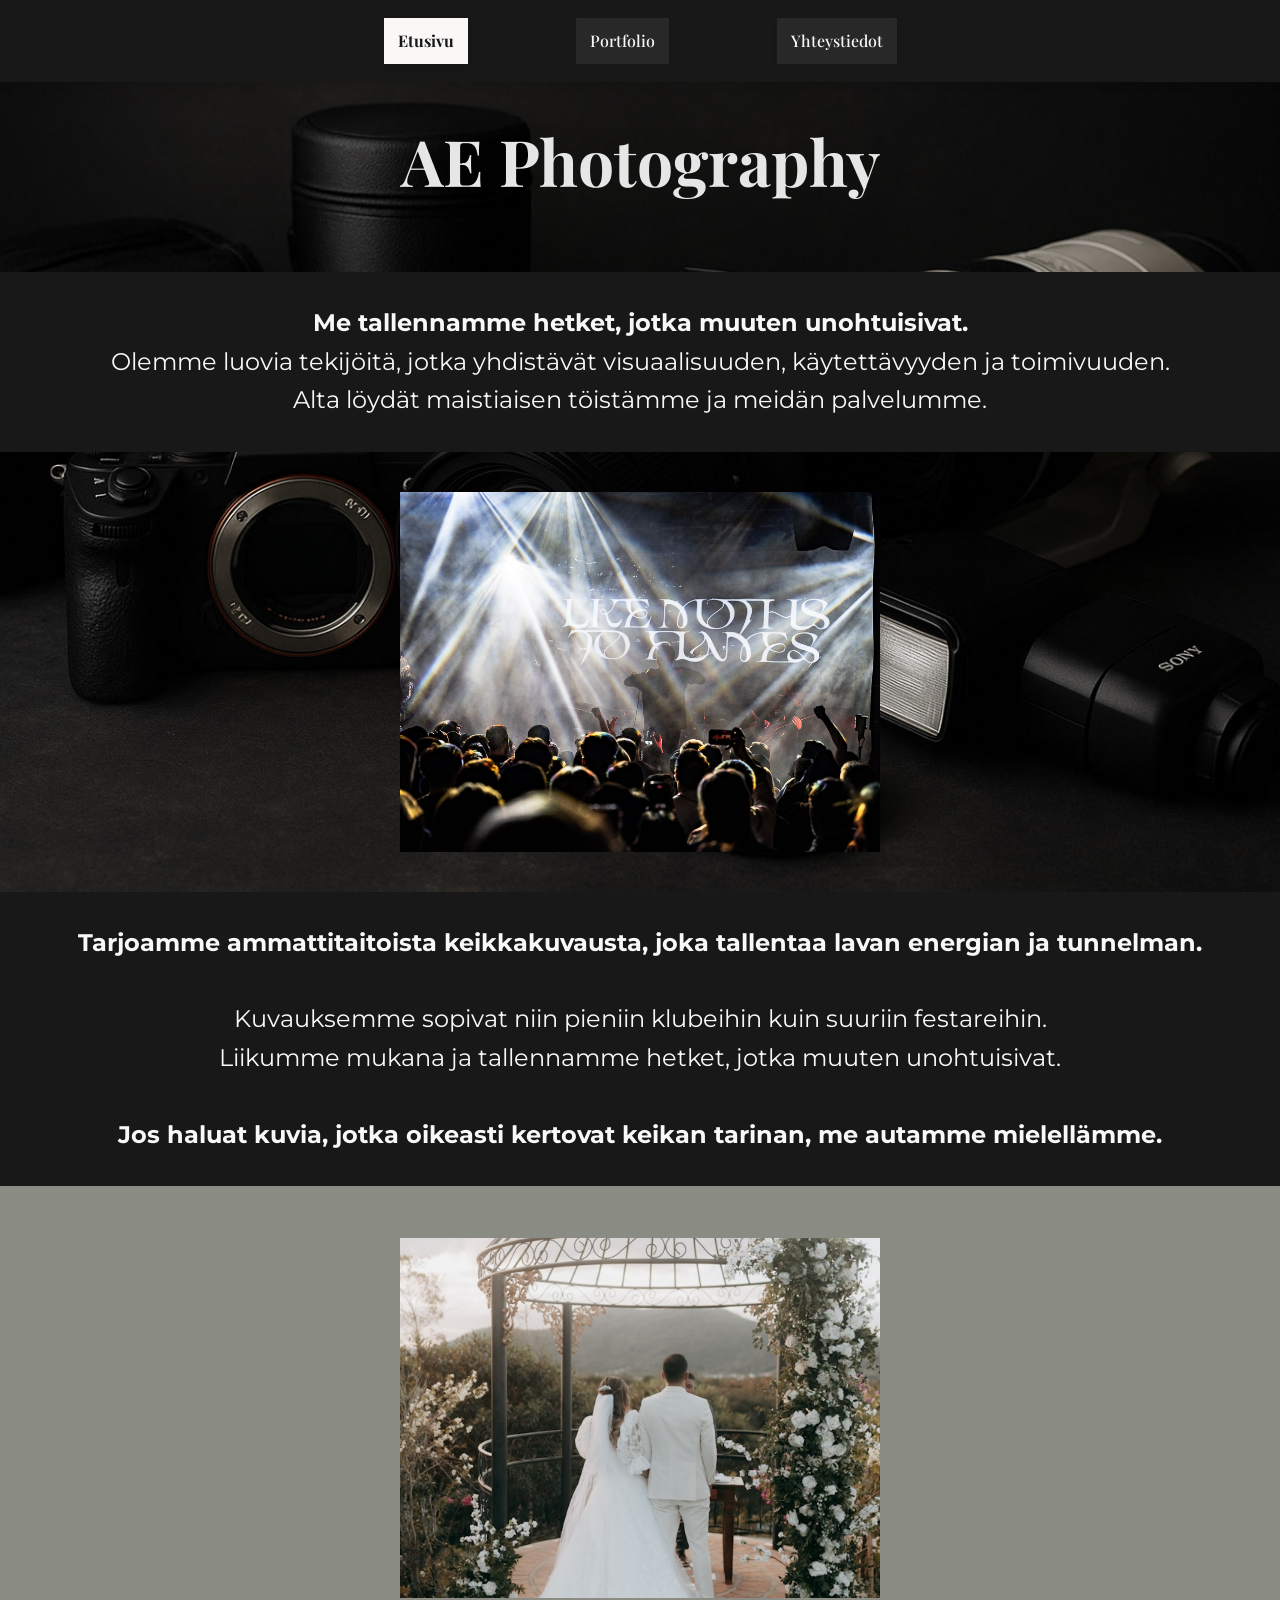
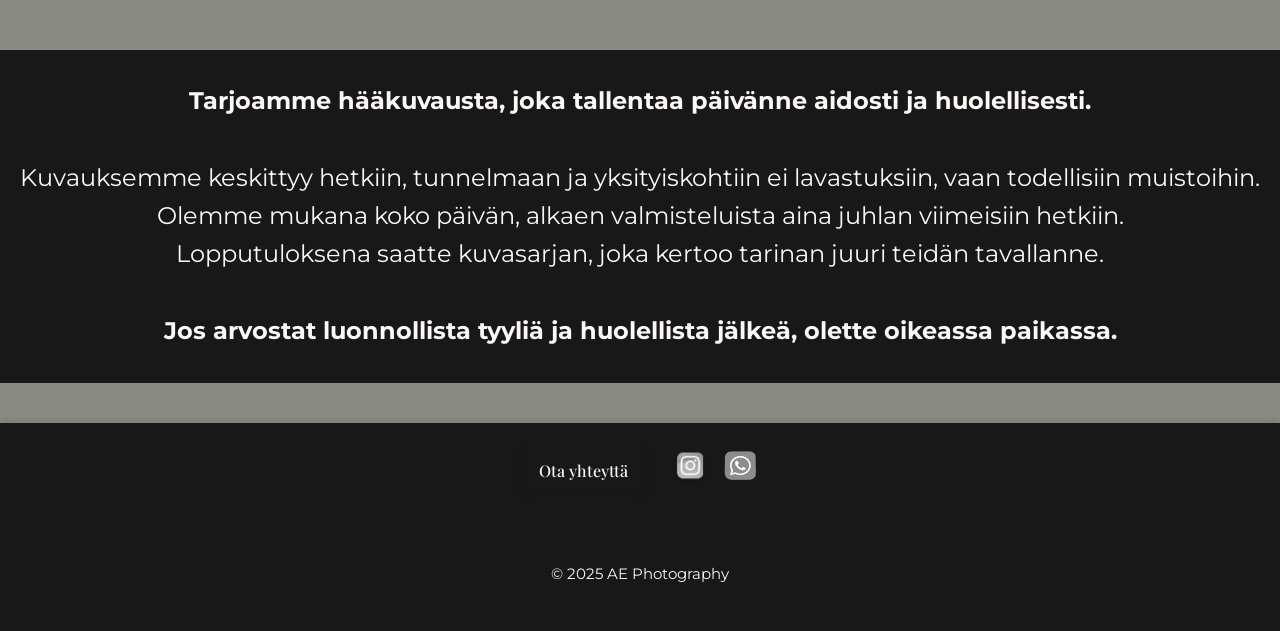
<file: index.html>
<!DOCTYPE html>
<html lang="en">
<head>
    <meta charset="UTF-8">
    <meta name="viewport" content="width=device-width, initial-scale=1.0">

    <!-- Sivun otsikko -->
    <title>AE Photography - kuvat joka hetkeen.</title>
    <meta name="robots" content="noindex">
    <meta name="googlebot" content="noindex">

    <!-- Tyylitiedosto -->
    <link rel="stylesheet" href="tyylicss.css">
</head>
<body>
    <!-- Navigaatiopalkki -->
     <header id="etusivuheader">
         <nav>
            <a href="index.html" class="active">Etusivu</a>
            <a href="portfolio.html">Portfolio</a>
            <a href="yhteystiedot.html">Yhteystiedot</a>    
         </nav>
      </header>

    <!-- Pääotsikko -->
    <h1>AE Photography</h1>

    <!-- Ydinviesti / johdanto -->
    <div class="teksti1">
        <p><strong>Me tallennamme hetket, jotka muuten unohtuisivat.</strong><br>
            Olemme luovia tekijöitä, jotka yhdistävät visuaalisuuden, käytettävyyden ja toimivuuden. <br/>
            Alta löydät maistiaisen töistämme ja meidän palvelumme.
        </p>
    </div>
    <!-- Keikkakuva ja palvelukuvaus -->
    <img src="Kuvat ja Logo/DSC02025.jpg" alt="Keikkakuva" class="kuva1">
    <div class="teksti2">

        <p>
            <strong>Tarjoamme ammattitaitoista keikkakuvausta, joka tallentaa lavan energian ja tunnelman.</strong><br>
            <br>Kuvauksemme sopivat niin pieniin klubeihin kuin suuriin festareihin.<br>
            Liikumme mukana ja tallennamme hetket, jotka muuten unohtuisivat.<br>
            <br><strong>Jos haluat kuvia, jotka oikeasti kertovat keikan tarinan, me autamme mielellämme.</strong>
        </p>

        <!-- Hääkuva ja palvelukuvaus -->
        <img src="Kuvat ja Logo/Kuva.jpg" alt="Hääkuva" class="kuva1">

        <p>
            <strong>Tarjoamme hääkuvausta, joka tallentaa päivänne aidosti ja huolellisesti.</strong><br>
            <br>Kuvauksemme keskittyy hetkiin, tunnelmaan ja yksityiskohtiin ei lavastuksiin, vaan todellisiin muistoihin. <br>
            Olemme mukana koko päivän, alkaen valmisteluista aina juhlan viimeisiin hetkiin. <br>
            Lopputuloksena saatte kuvasarjan, joka kertoo tarinan juuri teidän tavallanne. <br>
            <br><strong>Jos arvostat luonnollista tyyliä ja huolellista jälkeä, olette oikeassa paikassa.</strong>
        </p>
    </div>

    <footer>
 
    <div class="footer-oikea">
      <a href="yhteystiedot.html" class="yhteys-linkki">Ota yhteyttä</a>
      <div class="sosiaalinen-media">
        <a href="https://www.instagram.com/nima_assar/" target="_blank" aria-label="Instagram">
          <img src="Kuvat ja Logo/Instagram_logo.png" alt="Instagram-logo">
        </a>
        <a href="https://www.whatsapp.com" target="_blank" aria-label="Whatsapp">
          <img src="Kuvat ja Logo/Whatsapp_logo.png" alt="Whatsapp-logo">
        </a>
      </div>
             <div class="footer-rivi">
    <p class="copyright">&copy; 2025 AE Photography </p>
    </div>
</footer>
</body>
</html>
</file>
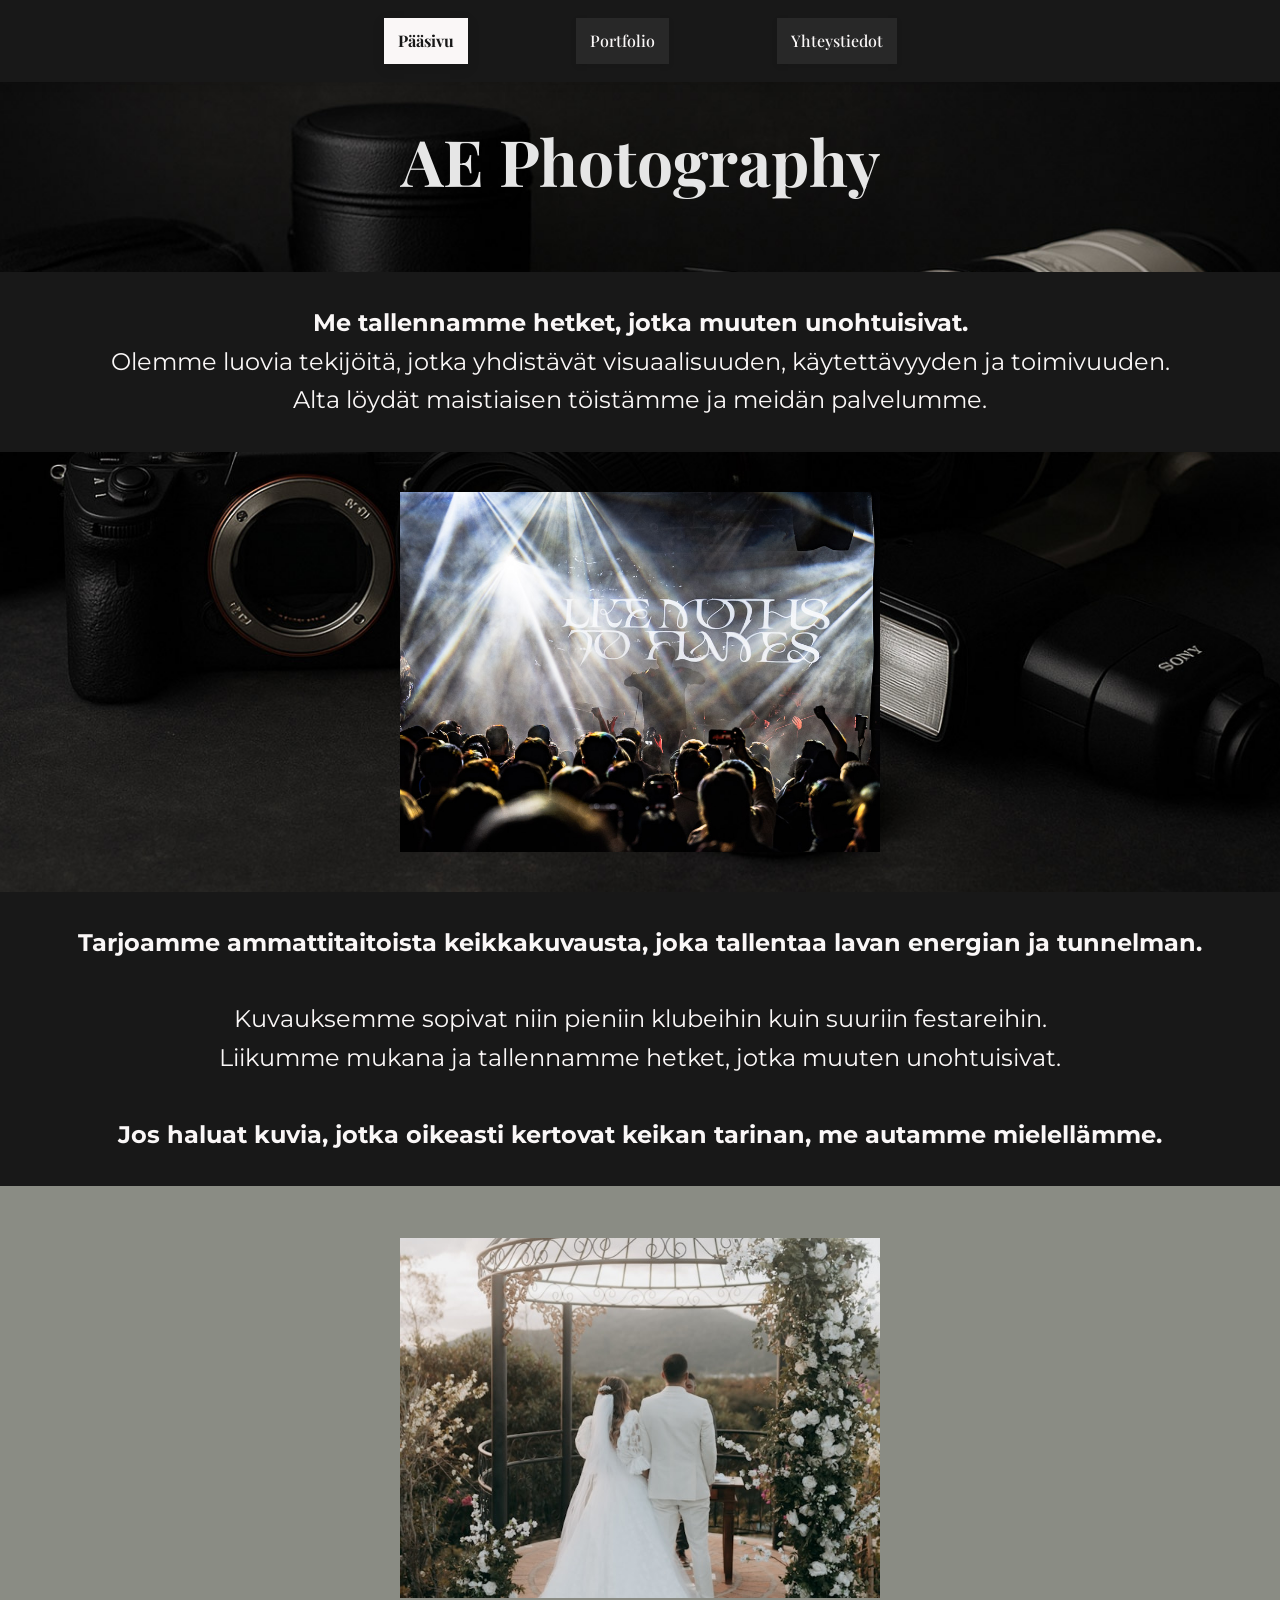
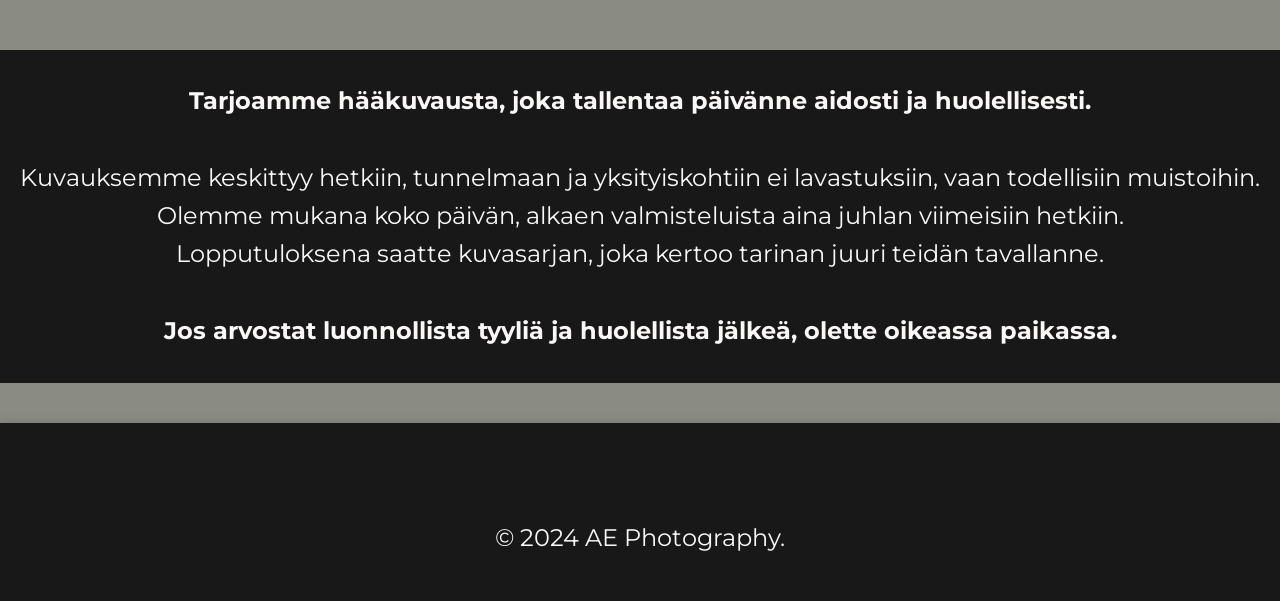
<file: paasivu.html>
<!DOCTYPE html>
<html lang="en">
<head>
    <meta charset="UTF-8">
    <meta name="viewport" content="width=device-width, initial-scale=1.0">

    <!-- Sivun otsikko -->
    <title>AE Photography - kuvat joka hetkeen.</title>
    <meta name="robots" content="noindex">
    <meta name="googlebot" content="noindex">

    <!-- Tyylitiedosto -->
    <link rel="stylesheet" href="tyylicss.css">
</head>
<body>
    <!-- Navigaatiopalkki -->
     <header id="paasivuheader">
         <nav>
            <a href="paasivu.html" class="active">Pääsivu</a>
            <a href="portfolio.html">Portfolio</a>
            <a href="yhteystiedot.html">Yhteystiedot</a>    
         </nav>
      </header>

    <!-- Pääotsikko -->
    <h1>AE Photography</h1>

    <!-- Ydinviesti / johdanto -->
    <div class="teksti1">
        <p><strong>Me tallennamme hetket, jotka muuten unohtuisivat.</strong><br>
            Olemme luovia tekijöitä, jotka yhdistävät visuaalisuuden, käytettävyyden ja toimivuuden. <br/>
            Alta löydät maistiaisen töistämme ja meidän palvelumme.
        </p>
    </div>
    <!-- Keikkakuva ja palvelukuvaus -->
    <img src="Kuvat ja Logo/DSC02025.jpg" alt="Keikkakuva" class="kuva1">
    <div class="teksti2">

        <p>
            <strong>Tarjoamme ammattitaitoista keikkakuvausta, joka tallentaa lavan energian ja tunnelman.</strong><br>
            <br>Kuvauksemme sopivat niin pieniin klubeihin kuin suuriin festareihin.<br>
            Liikumme mukana ja tallennamme hetket, jotka muuten unohtuisivat.<br>
            <br><strong>Jos haluat kuvia, jotka oikeasti kertovat keikan tarinan, me autamme mielellämme.</strong>
        </p>

        <!-- Hääkuva ja palvelukuvaus -->
        <img src="Kuvat ja Logo/Kuva.jpg" alt="Hääkuva" class="kuva1">

        <p>
            <strong>Tarjoamme hääkuvausta, joka tallentaa päivänne aidosti ja huolellisesti.</strong><br>
            <br>Kuvauksemme keskittyy hetkiin, tunnelmaan ja yksityiskohtiin ei lavastuksiin, vaan todellisiin muistoihin. <br>
            Olemme mukana koko päivän, alkaen valmisteluista aina juhlan viimeisiin hetkiin. <br>
            Lopputuloksena saatte kuvasarjan, joka kertoo tarinan juuri teidän tavallanne. <br>
            <br><strong>Jos arvostat luonnollista tyyliä ja huolellista jälkeä, olette oikeassa paikassa.</strong>
        </p>
    </div>

    <footer>
        <p>&copy; 2024 AE Photography.</p>
    </footer>
</body>
</html>
</file>
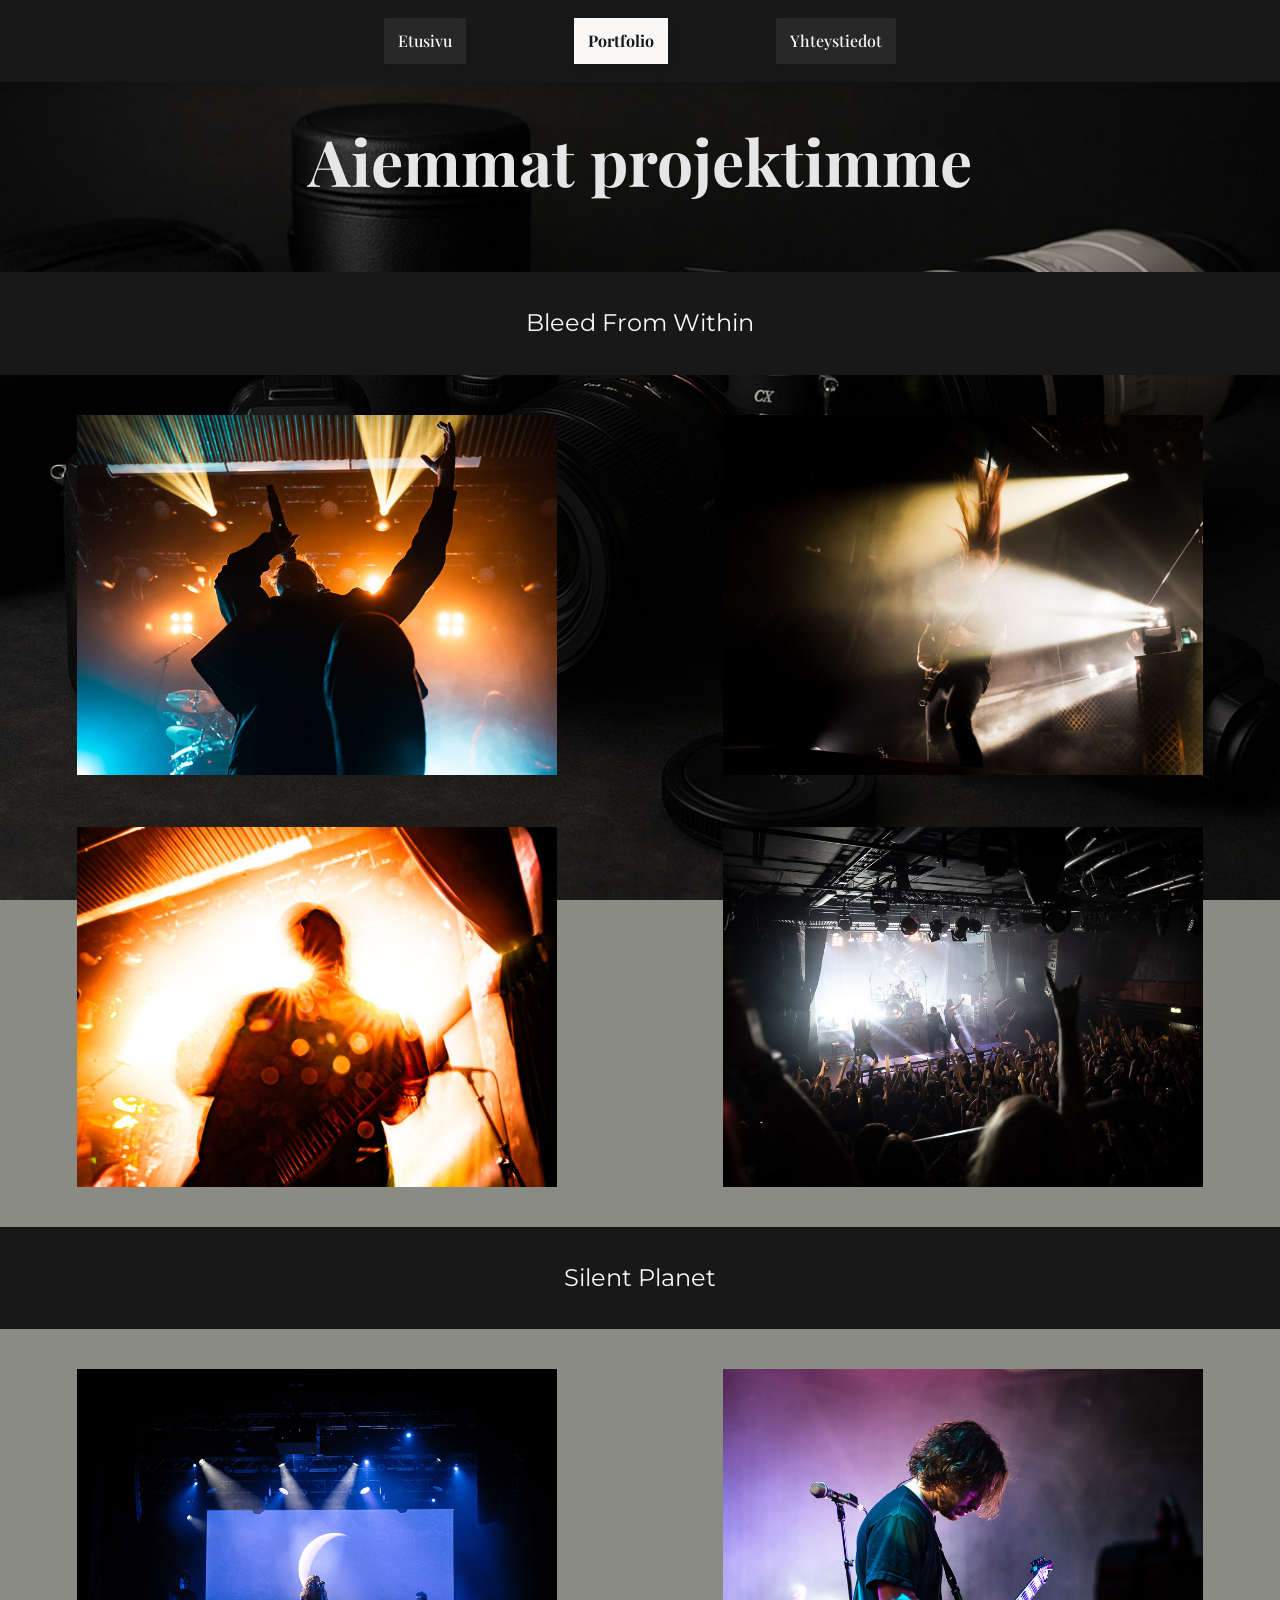
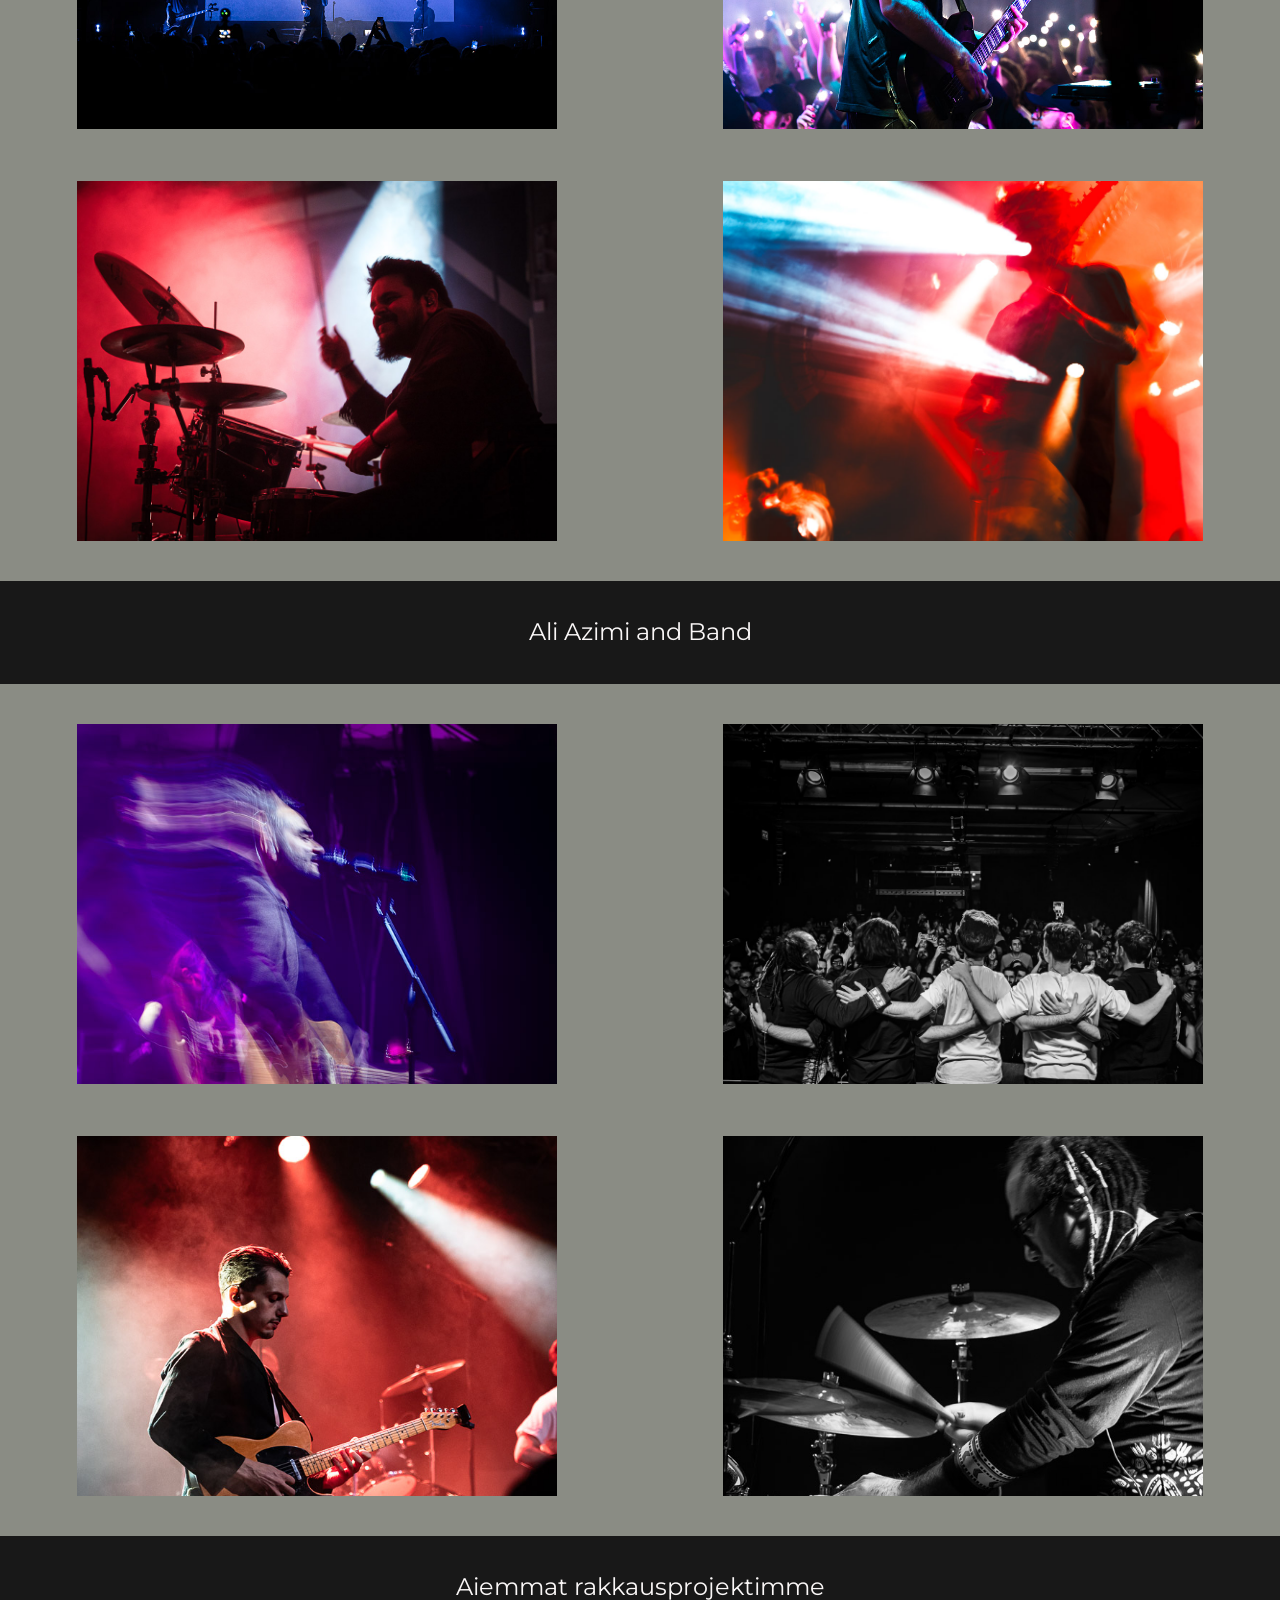
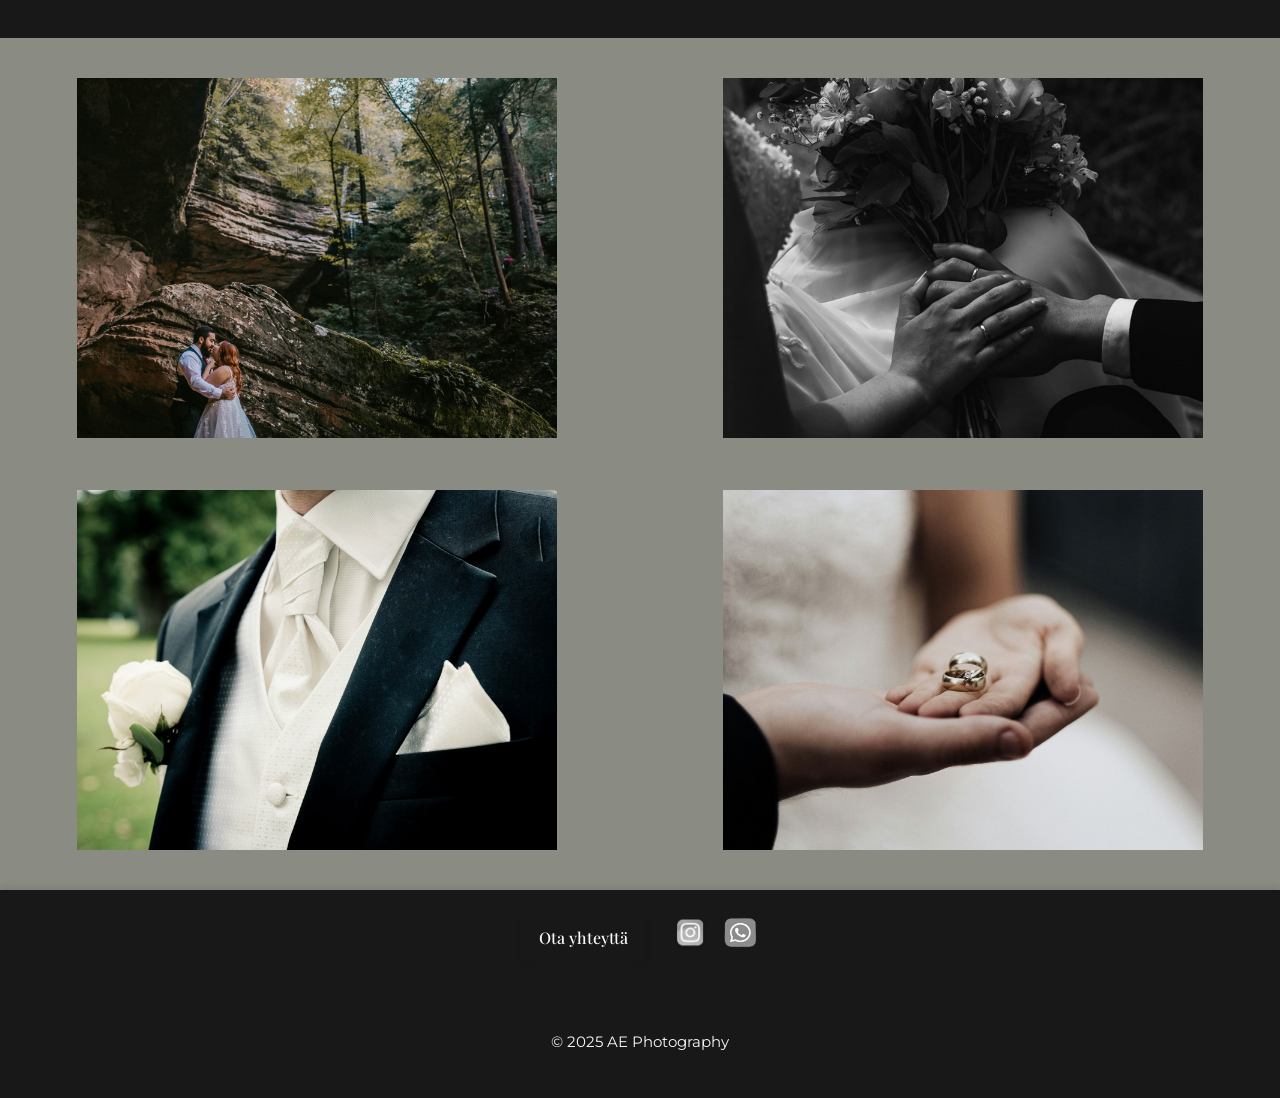
<file: portfolio.html>
<!DOCTYPE html>
<html lang="en">
<head>
    <meta charset="UTF-8">
    <meta name="viewport" content="width=device-width, initial-scale=1.0">
    <link rel="stylesheet" href="tyylicss.css">
    <title>Portfolio -AE Phootgraphy</title>
</head>
<body>
  <!--sivun otsikko-->
    <header id="portfolioheader">
      <!--Valikko-->
         <nav>
            <a href="index.html">Etusivu</a>
            <a href="portfolio.html" class= "active"> Portfolio</a>
            <a href="yhteystiedot.html">Yhteystiedot</a>    
         </nav>
    
      </header>
      <!-- Pääotsikko -->
      <h1>Aiemmat projektimme</h1>
      <div class="teksti1"></div>
      <!--4 eri kuvakansio-->
      <p> Bleed From Within </p>
      <div>
        <img src="Kuvat ja Logo/DSC05172.jpg" alt="Keikkakuva" class="kuva1">
        <img src="Kuvat ja Logo/DSC05043.jpg" alt="Keikkakuva" class="kuva1">
        <img src="Kuvat ja Logo/DSC05131.jpg" alt="Keikkakuva" class="kuva1">
        <img src="Kuvat ja Logo/DSC05240.jpg" alt="Keikkakuva" class="kuva1">
      </div>
      <p> Silent Planet</p>
      <div>
        <img src="Kuvat ja Logo/DSC02197.jpg" alt="Keikkakuva" class="kuva1">
        <img src="Kuvat ja Logo/DSC02343.jpg" alt="Keikkakuva" class="kuva1">
        <img src="Kuvat ja Logo/DSC02135.jpg" alt="Keikkakuva" class="kuva1">
        <img src="Kuvat ja Logo/DSC02046.jpg" alt="Keikkakuva" class="kuva1">
      </div>
      <p> Ali Azimi and Band</p>
      <div>
        <img src="Kuvat ja Logo/DSC00657.jpg" alt="Keikkakuva" class="kuva1">
        <img src="Kuvat ja Logo/DSC00924.jpg" alt="Keikkakuva" class="kuva1">
        <img src="Kuvat ja Logo/DSC00637.jpg" alt="Keikkakuva" class="kuva1">
        <img src="Kuvat ja Logo/DSC00643.jpg" alt="Keikkakuva" class="kuva1">
      </div>
      <p> Aiemmat rakkausprojektimme </p>
      <div>
        <img src="Kuvat ja Logo/Wedding-1.jpg" alt="Keikkakuva" class="kuva1">
        <img src="Kuvat ja Logo/Wedding-2.jpg" alt="Keikkakuva" class="kuva1">
        <img src="Kuvat ja Logo/Wedding-3.jpg" alt="Keikkakuva" class="kuva1">
        <img src="Kuvat ja Logo/Wedding-4.jpg" alt="Keikkakuva" class="kuva1">
      </div>
      <footer>
          <div class="footer-oikea">
      <a href="yhteystiedot.html" class="yhteys-linkki">Ota yhteyttä</a>
      <div class="sosiaalinen-media">
        <a href="https://www.instagram.com/nima_assar/" target="_blank" aria-label="Instagram">
          <img src="Kuvat ja Logo/Instagram_logo.png" alt="Instagram-logo">
        </a>
        <a href="https://www.whatsapp.com" target="_blank" aria-label="Whatsapp">
          <img src="Kuvat ja Logo/Whatsapp_logo.png" alt="Whatsapp-logo">
        </a>
      </div>
             <div class="footer-rivi">
    <p class="copyright">&copy; 2025 AE Photography </p>
    </div>
    </footer>
</body>
</html>
</file>
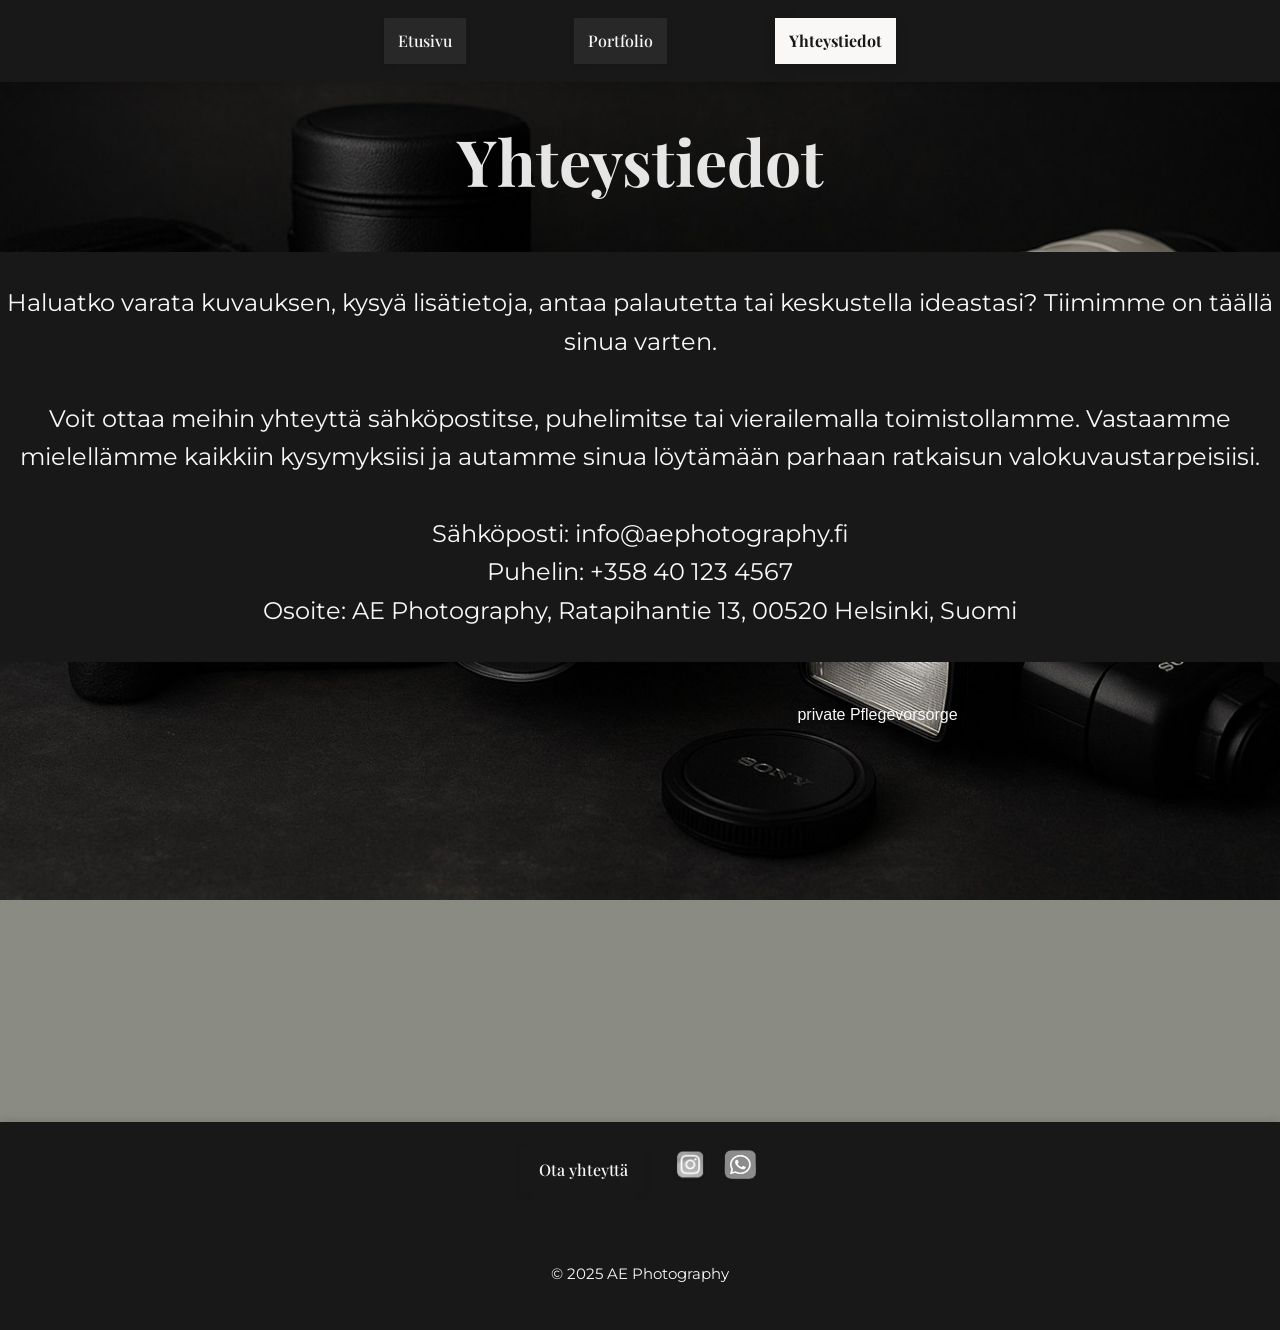
<file: yhteystiedot.html>
<!DOCTYPE html>
<html lang="en">
<head>
    <meta charset="UTF-8">
    <meta name="viewport" content="width=device-width, initial-scale=1.0">
    <link rel="stylesheet" href="tyylicss.css">
    <title>Ota rohkeasti yhteyttä! -AE Photography</title>
</head>
<body>   
        <header id="yhteystiedotheader"> 
            <nav> <!-- navigaatiopalkki -->
                <a href="index.html">Etusivu</a>
                <a href="portfolio.html">Portfolio</a>
                <a href="yhteystiedot.html" class="active">Yhteystiedot</a>   
            </nav>
        </header>
     <!-- Pääotsikko -->
    <h1>Yhteystiedot</h1>
    <!-- Ydinviesti -->
    <p>Haluatko varata kuvauksen, kysyä lisätietoja, antaa palautetta tai keskustella ideastasi? Tiimimme on täällä sinua varten.<br>
    <br>Voit ottaa meihin yhteyttä sähköpostitse, puhelimitse tai vierailemalla toimistollamme. Vastaamme mielellämme kaikkiin kysymyksiisi ja autamme sinua löytämään parhaan ratkaisun valokuvaustarpeisiisi.
    <br>
    <br>Sähköposti: info@aephotography.fi<br>
    Puhelin: +358 40 123 4567<br>
    Osoite: AE Photography, Ratapihantie 13, 00520 Helsinki, Suomi</p>
    
    <div class="map-box">
    <iframe width="463" height="380" frameborder="0" scrolling="no" marginheight="0" marginwidth="0" id="gmap_canvas" src="https://maps.google.com/maps?width=463&amp;height=380&amp;hl=en&amp;q=Ratapihantie%2013%20Helsinki+(AE%20Photograpgy)&amp;t=&amp;z=12&amp;ie=UTF8&amp;iwloc=B&amp;output=embed"></iframe> 
    <a href='https://www.versicherungen.at/pflegevorsorge/'>private Pflegevorsorge</a> <script type='text/javascript' src='https://embedmaps.com/google-maps-authorization/script.js?id=78b36e833d4d60e3a59798d9f581a1c296177b9e'></script>
    </div>
<footer>
       <div class="footer-oikea">
      <a href="yhteystiedot.html" class="yhteys-linkki">Ota yhteyttä</a>
      <div class="sosiaalinen-media">
        <a href="https://www.instagram.com/nima_assar/" target="_blank" aria-label="Instagram">
          <img src="Kuvat ja Logo/Instagram_logo.png" alt="Instagram-logo">
        </a>
        <a href="https://www.whatsapp.com" target="_blank" aria-label="Whatsapp">
          <img src="Kuvat ja Logo/Whatsapp_logo.png" alt="Whatsapp-logo">
        </a>
      </div>
             <div class="footer-rivi">
    <p class="copyright">&copy; 2025 AE Photography </p>
    </div>
    </footer>
</body>
</html>
</file>
<file: tyylicss.css>
@import url('https://fonts.googleapis.com/css2?family=Playfair+Display:wght@400;700&display=swap');
@import url('https://fonts.googleapis.com/css2?family=Montserrat:wght@300;400;700&display=swap');


/* Header-tyylit */
header {
  font-family: 'Playfair Display', serif;
  color: #f3f3f3;
  padding: 10px 0;
  text-align: center;
}

a {
  color: #faf7f7;
  text-decoration: none;
}


/* Poista linkkien oletuspyöristys */
header a,
nav a {
  border-radius: 0 !important; 
}


/* Linkkien hover-efekti headerissa */
header a:hover {
  background-color: #666;
  box-shadow: 0 4px 12px rgba(0,0,0,0.12);
  transform: translateY(-2px) scale(1.04);
  text-decoration: none;
}


/* Yleiset tyylit */
body {
  margin: 0;
  padding: 0;
 font-family: Arial, sans-serif;
   background-image: url("Kuvat ja Logo/BackgroundCamera-2.jpg");
   background-size: contain;
  background-repeat: no-repeat;
  background-attachment: fixed;
  background-size: cover;
  background-position: center center;
  background-color: #8a8c84;
  color:    #faf7f7;
  line-height: 1.6;
  margin-top: 70px;       
}
/* Tekstien keskitys */
.teksti1 {
  text-align: center;
}
.teksti2 {
  text-align: center;
}
/* Kuvien asettelu riville */
div {
  display: flex;
  flex-wrap: wrap;
  gap: 12px; 
  justify-content: center;
}
/* Kuvien tyylit */
.kuva1 {
  max-width: 220px;
  height: auto;
  display: block;
  margin: 40px auto 0 auto; 
  width: 100%;
  max-width: 400px;
  aspect-ratio: 4 / 3;
  object-fit: cover;

  height: auto;
}
@media (min-width:768px) {
  .kuva1 {
    max-width: 480px;
  }
}
/* Otsikon tyylit */
h1 {
    font-family: 'Playfair Display', serif;
    font-size: 4rem;
    color: #e6e6e6;
    text-align: center;
    margin: 20px 0;
}
/* Paragraph tyylit */
p {
  font-family: 'Montserrat', sans-serif;
  font-size: 1.5rem;
  margin: 40px 0 0 0; 
  padding: 32px 0;
  border-radius: 0;
  background-color: #181818;
  color: #faf7f7;
  box-shadow: none;
  width: 100vw;
  max-width: none;
  text-align: center;
  position: relative;
  left: 50%;
  right: 50%;
  transform: translateX(-50%);
}

/* yhteystieto sivun kartta */
.map-box {
  
  text-align: center;
  width: fit-content;
  margin: 40px auto 0 auto;
}

.map-box iframe {
  display: block;
  margin: 0 auto;
  border: none;
}

/* Responsiivinen navigaattori */
nav {
  display: flex;
  justify-content: center;
  align-items: center;
  gap: 100px;
  background-color: #181818;
  padding: 18px 0;
  margin-bottom: 32px;
  position: fixed;
  top: 0;
  left: 0;
  width: 100vw;
  z-index: 1000;
  box-shadow: 0 2px 8px rgba(0,0,0,0.12);
  box-sizing: border-box;
}
/* Navigaatiolinkkien tyylit */
nav a {
  display: inline-block;
  padding: 10px 14px;
  background-color: #282828;
  color: #faf7f7;
  margin: 0 4px;
  font-size: 1rem;
  font-weight: 500;
  box-shadow: 0 2px 6px rgba(0,0,0,0.08);
  transition: background-color 0.2s, box-shadow 0.2s, transform 0.2s;
  vertical-align: middle;
  text-align: center;
}

nav a.active,
nav a[aria-current="page"] {
  background-color: #faf7f7;
  color: #181818;
  font-weight: 700;
  box-shadow: 0 4px 12px rgba(0,0,0,0.12);
  pointer-events: none;
}

 /* Mobiilityylit */
@media (max-width: 480px) {
  nav {
    gap: 4px;                
    padding: 10px 0;
    flex-wrap: wrap;         
    overflow-x: auto;        
    justify-content: center; 
  }
  nav a {
    font-size: 0.95rem;
    margin: 2px 2px;
    min-width: 80px;
    padding: 8px 6px;
  }
  h1 {
    font-size: 2.7rem;
    margin-top: 10px;
  }
  .kuva1 {
    max-width: 95vw;
    margin-top: 24px;
  }
  .teksti1, .teksti2 {
    padding: 0 4vw;
  }
  p {
    font-size: 1rem;
    padding: 12px 0;
    margin-top: 16px;
  }
}
/* Footer-tyylit */ 
footer {
  font-family: 'Montserrat', sans-serif;
  color: #faf7f7;
  text-align: center;
  margin-top: 40px;
  width: 100vw;
  position: relative;
  left: 50%;
  transform: translateX(-50%);
  box-shadow: 0 -2px 8px rgba(0,0,0,0.12);
  padding: 24px 0 12px 0;
  background-color: #181818;
  border-top: none;
}

.footer-oikea {
  display: flex;
  align-items: center;
  justify-content: center;
  gap: 1.5rem;
  flex-wrap: wrap;
}

.yhteys-linkki {
  display: inline-block;
  padding: 10px 18px;
  
  color: #faf7f7;
  font-family: 'Playfair Display', serif;
  font-size: 1rem;
  font-weight: 500;
  border-radius: 0;
  text-decoration: none;
  box-shadow: 0 2px 6px rgba(0,0,0,0.08);
  transition: background 0.2s, color 0.2s;
}

.yhteys-linkki:hover {
  background-color: #faf7f7;
  color: #181818;
}

.sosiaalinen-media {
  display: flex;
  gap: 10px;
  align-items: center;
}

.sosiaalinen-media a img {
  width: 32px;
  height: 32px;
  
  border-radius: 0;
  padding: 4px;
  transition: background 0.2s;
}

.sosiaalinen-media a img:hover {
  background: #faf7f7;
}

.footer-rivi {
  width: 100%;
  text-align: center;
  margin-top: 12px;
  display: flex;
  justify-content: center;
  align-items: center;
  gap: 1rem; 
  flex-wrap: wrap;
}

.copyright {
  color: #faf7f7;
  font-size: 0.95rem;
  margin: 0;
  font-family: 'Montserrat', sans-serif;
  
}


.footer-rivi .sosiaalinen-media {
  gap: 8px;
}

/*mobiilityylit footerille*/
@media (max-width: 600px) {
  .footer-oikea {
    flex-direction: column;
    gap: 0.7rem;
  }
  .sosiaalinen-media {
    gap: 6px;
  }
  .yhteys-linkki {
    padding: 8px 10px;
    font-size: 0.95rem;
  }
  .footer-rivi {
    flex-direction: column;
    gap: 0.5rem;
  }
}
</file>
